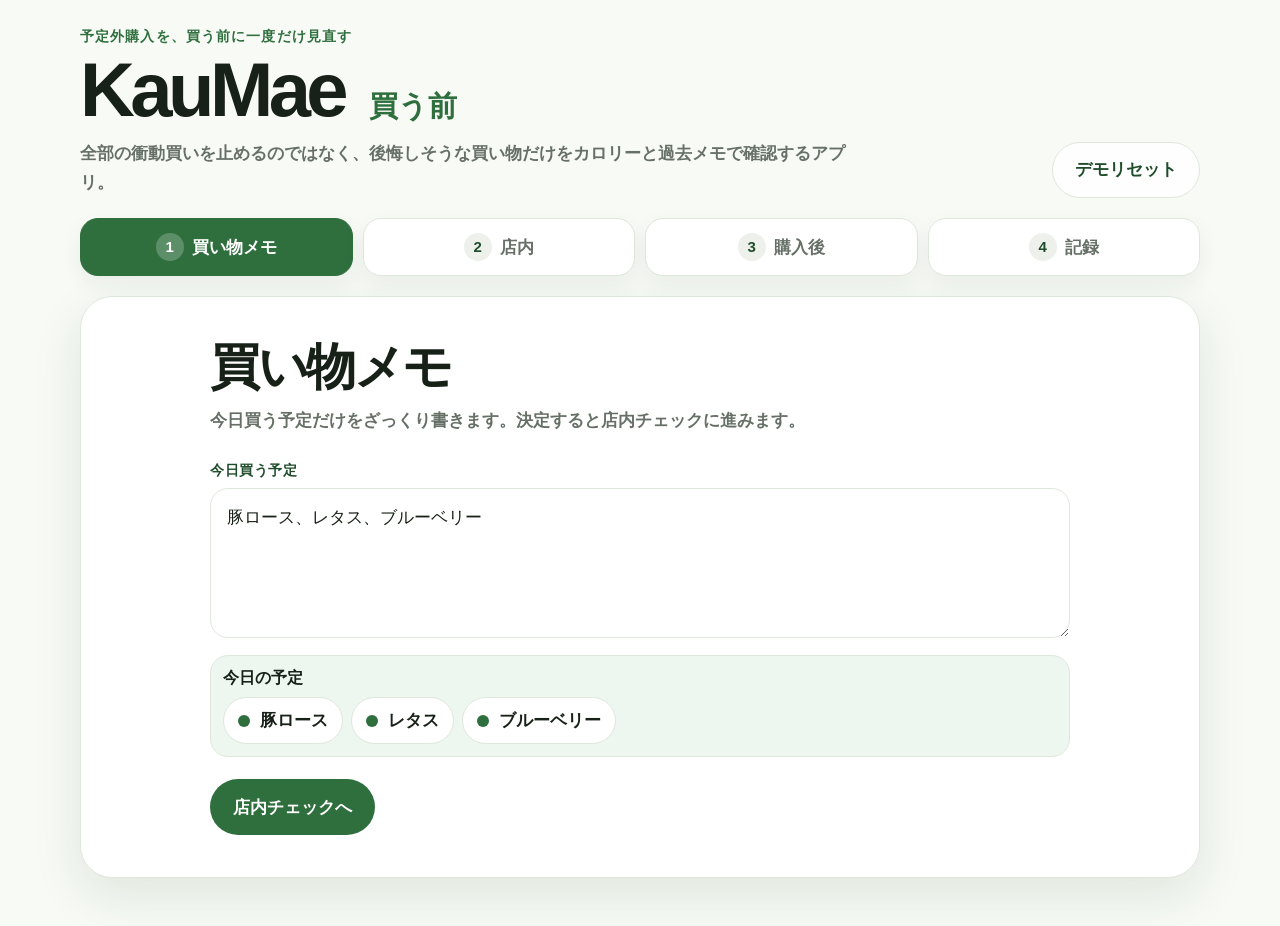
<file: index.html>
<!doctype html>
<html lang="ja">
<head>
  <meta charset="utf-8">
  <meta name="viewport" content="width=device-width, initial-scale=1">
  <title>KauMae（買う前）</title>
  <style>
    :root {
      --green: #2f6f3e;
      --green-dark: #1f4d2b;
      --green-soft: #edf7ef;
      --orange: #e9782e;
      --orange-soft: #fff2e8;
      --yellow-soft: #fff9df;
      --red-soft: #fff0ee;
      --text: #182118;
      --muted: #667066;
      --line: #dfe7dc;
      --bg: #f7faf5;
      --white: #ffffff;
      --shadow: 0 18px 50px rgba(28, 55, 33, .10);
      font-family: -apple-system, BlinkMacSystemFont, "Hiragino Sans", "Yu Gothic UI", "Yu Gothic", Meiryo, sans-serif;
    }

    * { box-sizing: border-box; }
    html, body { margin: 0; min-height: 100%; background: var(--bg); color: var(--text); }
    body { font-size: 17px; }
    button, input, textarea, select { font: inherit; }
    button { cursor: pointer; }

    .shell {
      width: min(1120px, calc(100% - 28px));
      margin: 0 auto;
      padding: 28px 0 48px;
    }

    .hero {
      display: grid;
      grid-template-columns: 1fr auto;
      gap: 18px;
      align-items: end;
      margin-bottom: 18px;
    }

    .eyebrow {
      margin: 0 0 8px;
      color: var(--green);
      font-size: 14px;
      font-weight: 900;
      letter-spacing: .08em;
    }

    h1 {
      margin: 0;
      font-size: clamp(42px, 6vw, 76px);
      line-height: .95;
      letter-spacing: -.06em;
    }

    h1 span {
      color: var(--green);
      font-size: .38em;
      letter-spacing: 0;
      margin-left: 8px;
    }

    .lead {
      margin: 14px 0 0;
      color: var(--muted);
      font-weight: 700;
      line-height: 1.7;
      max-width: 780px;
    }

    .top-actions {
      display: flex;
      gap: 10px;
      flex-wrap: wrap;
      justify-content: end;
    }

    .nav {
      display: grid;
      grid-template-columns: repeat(4, 1fr);
      gap: 10px;
      margin: 20px 0;
    }

    .nav button {
      border: 1px solid var(--line);
      background: var(--white);
      border-radius: 18px;
      padding: 14px 10px;
      color: var(--muted);
      font-weight: 900;
      box-shadow: 0 8px 22px rgba(28, 55, 33, .06);
    }

    .nav button span {
      display: inline-grid;
      place-items: center;
      width: 28px;
      height: 28px;
      margin-right: 8px;
      border-radius: 50%;
      background: #eef1eb;
      color: var(--green-dark);
      font-size: 15px;
    }

    .nav button.active {
      background: var(--green);
      color: #fff;
      border-color: var(--green);
    }

    .nav button.active span {
      background: rgba(255,255,255,.22);
      color: #fff;
    }

    .app-card {
      background: var(--white);
      border: 1px solid var(--line);
      border-radius: 32px;
      padding: clamp(22px, 4vw, 42px);
      min-height: 560px;
      box-shadow: var(--shadow);
    }

    .screen-grid {
      display: grid;
      grid-template-columns: minmax(0, 1fr) minmax(320px, 420px);
      gap: clamp(18px, 4vw, 42px);
      align-items: start;
    }

    .screen-title {
      margin: 0 0 10px;
      font-size: clamp(32px, 4vw, 50px);
      line-height: 1.15;
      letter-spacing: -.05em;
    }

    .screen-subtitle {
      margin: 0 0 26px;
      color: var(--muted);
      line-height: 1.75;
      font-weight: 700;
    }

    .field-label {
      display: block;
      margin: 18px 0 8px;
      font-size: 14px;
      color: var(--green-dark);
      font-weight: 900;
      letter-spacing: .04em;
    }

    .input, .textarea, .select {
      width: 100%;
      border: 1px solid var(--line);
      background: #fff;
      border-radius: 18px;
      padding: 15px 16px;
      outline: none;
      color: var(--text);
    }

    .textarea { min-height: 150px; resize: vertical; line-height: 1.7; }
    .input:focus, .textarea:focus, .select:focus {
      border-color: var(--green);
      box-shadow: 0 0 0 4px rgba(47,111,62,.12);
    }

    .button-row, .button-stack {
      display: flex;
      gap: 12px;
      flex-wrap: wrap;
      margin-top: 22px;
    }

    .button-stack { flex-direction: column; }

    .btn {
      border: 1px solid transparent;
      border-radius: 999px;
      padding: 15px 22px;
      min-height: 56px;
      font-weight: 900;
      display: inline-flex;
      align-items: center;
      justify-content: center;
      gap: 8px;
    }

    .btn.primary { background: var(--green); color: #fff; }
    .btn.orange { background: var(--orange); color: #fff; }
    .btn.secondary { background: var(--white); color: var(--green-dark); border-color: var(--green); }
    .btn.ghost { background: rgba(255,255,255,.8); color: var(--green-dark); border-color: var(--line); }
    .btn.full { width: 100%; }

    .side-card, .mini-card, .result-card, .praise-card {
      border: 1px solid var(--line);
      border-radius: 24px;
      background: #fff;
      padding: 22px;
      box-shadow: 0 10px 28px rgba(28, 55, 33, .06);
    }

    .side-card.green { background: var(--green-soft); border-color: #cfe6d2; }
    .side-card.orange { background: var(--orange-soft); border-color: #f4d2ba; }
    .side-card.yellow { background: var(--yellow-soft); border-color: #efe2aa; }

    .side-card h3, .mini-card h3, .result-card h3, .praise-card h3 {
      margin: 0 0 12px;
      font-size: 22px;
    }

    .side-card p, .mini-card p, .result-card p, .praise-card p {
      margin: 0;
      color: var(--muted);
      line-height: 1.75;
      font-weight: 700;
    }

    .plan-preview {
      display: grid;
      gap: 10px;
      margin-top: 14px;
    }

    .plan-chip {
      display: flex;
      align-items: center;
      gap: 10px;
      background: #fff;
      border: 1px solid var(--line);
      border-radius: 999px;
      padding: 11px 14px;
      font-weight: 900;
    }

    .dot {
      width: 12px;
      height: 12px;
      border-radius: 50%;
      background: var(--green);
      flex: 0 0 auto;
    }

    .category-grid {
      display: grid;
      grid-template-columns: repeat(3, 1fr);
      gap: 10px;
      margin-top: 8px;
    }

    .category-btn {
      border: 1px solid var(--line);
      background: #fff;
      border-radius: 18px;
      padding: 14px 10px;
      text-align: left;
      color: var(--text);
    }

    .category-btn strong { display: block; font-size: 17px; }
    .category-btn small { display: block; margin-top: 4px; color: var(--muted); font-weight: 700; }
    .category-btn.active { border-color: var(--orange); background: var(--orange-soft); box-shadow: 0 0 0 4px rgba(233,120,46,.10); }

    .calorie-card {
      background: linear-gradient(135deg, var(--orange-soft), #fff);
      border: 1px solid #f2d0b7;
      border-radius: 28px;
      padding: 26px;
      text-align: center;
    }

    .calorie-card .label {
      color: var(--muted);
      font-weight: 900;
      letter-spacing: .05em;
      font-size: 14px;
    }

    .calorie {
      margin: 8px 0 6px;
      font-size: clamp(54px, 8vw, 86px);
      font-weight: 950;
      letter-spacing: -.06em;
      color: var(--orange);
    }

    .calorie span { font-size: .32em; letter-spacing: 0; }

    .question-list {
      display: grid;
      gap: 12px;
      margin-top: 16px;
    }

    .question-item {
      display: grid;
      grid-template-columns: 32px 1fr;
      gap: 12px;
      align-items: start;
      background: #fff;
      border: 1px solid var(--line);
      border-radius: 18px;
      padding: 14px;
      font-weight: 900;
    }

    .question-item .icon {
      display: grid;
      place-items: center;
      width: 32px;
      height: 32px;
      border-radius: 50%;
      background: var(--green-soft);
      color: var(--green-dark);
      font-size: 16px;
    }

    .warning-box {
      margin-top: 16px;
      background: var(--red-soft);
      border: 1px solid #f0c7c0;
      border-radius: 20px;
      padding: 16px;
      color: #7a2b20;
      font-weight: 850;
      line-height: 1.7;
    }

    .segmented {
      display: grid;
      grid-template-columns: repeat(3, 1fr);
      gap: 10px;
      margin: 18px 0;
    }

    .segmented button {
      border: 1px solid var(--line);
      background: #fff;
      border-radius: 18px;
      padding: 16px 10px;
      font-weight: 900;
    }

    .segmented button.active { background: var(--orange); color: #fff; border-color: var(--orange); }

    .reason-grid {
      display: flex;
      flex-wrap: wrap;
      gap: 10px;
      margin: 10px 0 12px;
    }

    .reason-chip {
      border: 1px solid var(--line);
      background: #fff;
      border-radius: 999px;
      padding: 11px 14px;
      color: var(--text);
      font-weight: 850;
    }

    .reason-chip.active { background: var(--green-soft); color: var(--green-dark); border-color: var(--green); }


    .regret-list {
      display: grid;
      gap: 10px;
      margin-top: 14px;
    }

    .regret-product {
      background: #fff;
      border: 1px solid #eadbb1;
      border-radius: 18px;
      padding: 14px;
    }

    .regret-product strong {
      display: block;
      color: #714d00;
      font-size: 18px;
      margin-bottom: 5px;
    }

    .regret-product small {
      display: block;
      color: var(--muted);
      font-weight: 750;
      line-height: 1.65;
    }

    .history-list {
      display: grid;
      gap: 12px;
      margin-top: 16px;
    }

    .history-item {
      border: 1px solid var(--line);
      border-radius: 20px;
      padding: 16px;
      background: #fff;
      display: grid;
      grid-template-columns: 1fr auto;
      gap: 12px;
    }

    .history-item strong { font-size: 20px; }
    .history-meta { color: var(--muted); font-weight: 700; line-height: 1.6; margin-top: 6px; }
    .badge {
      display: inline-flex;
      align-items: center;
      justify-content: center;
      border-radius: 999px;
      padding: 7px 10px;
      font-size: 13px;
      font-weight: 900;
      white-space: nowrap;
    }
    .badge.good { background: var(--green-soft); color: var(--green-dark); }
    .badge.normal { background: #eef1eb; color: var(--muted); }
    .badge.regret { background: var(--orange-soft); color: #9a4517; }
    .badge.avoid { background: var(--yellow-soft); color: #7b5c00; }

    .empty {
      border: 1px dashed #cfd7cc;
      border-radius: 22px;
      padding: 28px;
      background: #fbfdf9;
      color: var(--muted);
      font-weight: 800;
      line-height: 1.7;
    }

    .toast {
      position: fixed;
      left: 50%;
      bottom: 22px;
      transform: translateX(-50%) translateY(20px);
      background: #172216;
      color: #fff;
      border-radius: 999px;
      padding: 12px 18px;
      font-weight: 900;
      opacity: 0;
      pointer-events: none;
      transition: .18s ease;
      z-index: 20;
    }
    .toast.show { opacity: 1; transform: translateX(-50%) translateY(0); }

    @media (max-width: 780px) {
      .shell { width: min(100% - 20px, 1120px); padding-top: 18px; }
      .hero { grid-template-columns: 1fr; }
      .top-actions { justify-content: start; }
      .nav { grid-template-columns: repeat(2, 1fr); }
      .app-card { border-radius: 24px; }
      .screen-grid { grid-template-columns: 1fr; }
      .category-grid { grid-template-columns: repeat(2, 1fr); }
      .segmented { grid-template-columns: 1fr; }
      .history-item { grid-template-columns: 1fr; }
    }


    /* スマホ向け調整 */
    @media (max-width: 780px) {
      body { font-size: 16px; overflow-x: hidden; }
      .shell {
        width: 100%;
        padding: 12px 12px 28px;
      }
      .hero {
        grid-template-columns: 1fr;
        gap: 12px;
        margin-bottom: 10px;
      }
      .eyebrow {
        font-size: 12px;
        line-height: 1.6;
        letter-spacing: .04em;
        margin-bottom: 6px;
      }
      h1 {
        font-size: 42px;
        line-height: 1;
      }
      h1 span {
        display: inline-block;
        font-size: 18px;
        margin-left: 6px;
      }
      .lead {
        font-size: 14px;
        line-height: 1.7;
        margin-top: 10px;
      }
      .top-actions {
        justify-content: stretch;
      }
      .top-actions .btn {
        width: 100%;
      }
      .nav {
        position: sticky;
        top: 0;
        z-index: 10;
        grid-template-columns: repeat(2, 1fr);
        gap: 8px;
        margin: 12px -2px 12px;
        padding: 8px 2px;
        background: rgba(247,250,245,.96);
        backdrop-filter: blur(10px);
      }
      .nav button {
        min-height: 50px;
        border-radius: 14px;
        padding: 9px 6px;
        font-size: 14px;
        box-shadow: 0 5px 16px rgba(28, 55, 33, .06);
      }
      .nav button span {
        width: 24px;
        height: 24px;
        margin-right: 5px;
        font-size: 13px;
      }
      .app-card {
        min-height: auto;
        border-radius: 20px;
        padding: 18px 14px;
      }
      .screen-grid {
        grid-template-columns: 1fr;
        gap: 18px;
      }
      .screen-title {
        font-size: 28px;
        line-height: 1.25;
        letter-spacing: -.03em;
      }
      .screen-subtitle {
        font-size: 15px;
        line-height: 1.7;
        margin-bottom: 18px;
      }
      .field-label {
        font-size: 13px;
        margin-top: 14px;
      }
      .input, .textarea, .select {
        min-height: 52px;
        border-radius: 15px;
        padding: 13px 14px;
        font-size: 16px;
      }
      .textarea {
        min-height: 120px;
      }
      .button-row, .button-stack {
        flex-direction: column;
        gap: 10px;
        margin-top: 18px;
      }
      .btn {
        width: 100%;
        min-height: 54px;
        padding: 14px 16px;
      }
      .side-card, .mini-card, .result-card, .praise-card {
        border-radius: 18px;
        padding: 16px;
      }
      .side-card h3, .mini-card h3, .result-card h3, .praise-card h3 {
        font-size: 19px;
      }
      .category-grid {
        grid-template-columns: repeat(2, minmax(0, 1fr));
        gap: 8px;
      }
      .category-btn {
        border-radius: 15px;
        padding: 12px 10px;
      }
      .category-btn strong {
        font-size: 16px;
      }
      .category-btn small {
        font-size: 12px;
        line-height: 1.45;
      }
      .calorie-card {
        border-radius: 20px;
        padding: 18px;
      }
      .calorie {
        font-size: 56px;
      }
      .question-item {
        border-radius: 15px;
        padding: 12px;
        grid-template-columns: 30px 1fr;
        font-size: 15px;
      }
      .question-item .icon {
        width: 30px;
        height: 30px;
      }
      .segmented {
        grid-template-columns: 1fr;
      }
      .segmented button {
        min-height: 50px;
      }
      .reason-grid {
        display: grid;
        grid-template-columns: 1fr;
      }
      .reason-chip {
        width: 100%;
        text-align: left;
        border-radius: 15px;
        padding: 13px 14px;
      }
      .history-item {
        grid-template-columns: 1fr;
      }
      .empty {
        padding: 18px;
        border-radius: 18px;
      }
      .toast {
        width: calc(100% - 24px);
        bottom: 14px;
        border-radius: 16px;
        text-align: center;
      }
    }

    @media (max-width: 390px) {
      .nav button { font-size: 13px; }
      .nav button span { margin-right: 3px; }
      .category-grid { grid-template-columns: 1fr; }
      h1 { font-size: 38px; }
      .screen-title { font-size: 26px; }
    }


    /* v4: スクロールを減らすためのコンパクトUI */
    .single-screen { max-width: 860px; margin: 0 auto; }
    .compact-title-row {
      display: flex;
      align-items: flex-end;
      justify-content: space-between;
      gap: 12px;
      margin-bottom: 12px;
    }
    .compact-title-row .screen-title { margin-bottom: 0; }
    .compact-note {
      margin: 0;
      color: var(--muted);
      font-size: 14px;
      font-weight: 800;
      line-height: 1.55;
    }
    .compact-preview {
      margin-top: 12px;
      padding: 12px;
      border: 1px solid var(--line);
      border-radius: 18px;
      background: var(--green-soft);
    }
    .compact-preview h3 {
      margin: 0 0 8px;
      font-size: 16px;
    }
    .compact-preview .plan-preview {
      display: flex;
      flex-wrap: wrap;
      gap: 8px;
      margin-top: 0;
    }
    .quick-summary {
      display: grid;
      grid-template-columns: repeat(2, minmax(0, 1fr));
      gap: 10px;
      margin: 12px 0;
    }
    .summary-card {
      border: 1px solid var(--line);
      border-radius: 18px;
      padding: 14px;
      background: #fff;
      box-shadow: 0 8px 20px rgba(28, 55, 33, .04);
    }
    .summary-card.orange { background: var(--orange-soft); border-color: #f2d0b7; }
    .summary-card.green { background: var(--green-soft); border-color: #cfe6d2; }
    .summary-card .small-label {
      display: block;
      color: var(--muted);
      font-size: 12px;
      font-weight: 900;
      letter-spacing: .04em;
      margin-bottom: 4px;
    }
    .summary-card strong {
      display: block;
      font-size: 26px;
      line-height: 1.1;
    }
    .summary-card strong span { font-size: 14px; margin-left: 2px; }
    .store-buttons {
      display: grid;
      grid-template-columns: 1fr 1fr;
    }
    .compact-warning { margin-top: 10px; }

    @media (max-width: 780px) {
      body { font-size: 15px; }
      .shell { padding: 8px 10px 22px; }
      .hero {
        display: flex;
        align-items: center;
        justify-content: space-between;
        gap: 10px;
        margin-bottom: 6px;
      }
      .eyebrow, .lead { display: none; }
      h1 { font-size: 31px; letter-spacing: -.05em; }
      h1 span { font-size: 14px; margin-left: 4px; }
      .top-actions .btn {
        width: auto;
        min-height: 36px;
        padding: 7px 10px;
        font-size: 12px;
      }
      .nav {
        position: sticky;
        top: 0;
        z-index: 10;
        grid-template-columns: repeat(4, 1fr);
        gap: 5px;
        margin: 6px -2px 8px;
        padding: 6px 2px;
        background: rgba(247,250,245,.97);
        backdrop-filter: blur(10px);
      }
      .nav button {
        min-height: 38px;
        border-radius: 12px;
        padding: 6px 4px;
        font-size: 12px;
        box-shadow: none;
      }
      .nav button span { display: none; }
      .app-card {
        border-radius: 18px;
        padding: 12px;
        min-height: 0;
        box-shadow: 0 10px 26px rgba(28, 55, 33, .08);
      }
      .screen-grid, .single-screen {
        display: block;
      }
      .screen-title {
        font-size: 23px;
        line-height: 1.25;
        margin: 0 0 5px;
      }
      .screen-subtitle, .compact-note {
        font-size: 13px;
        line-height: 1.45;
        margin-bottom: 10px;
      }
      .field-label {
        margin: 10px 0 5px;
        font-size: 12px;
      }
      .input, .textarea, .select {
        min-height: 43px;
        border-radius: 13px;
        padding: 10px 12px;
        font-size: 16px;
      }
      .textarea { min-height: 76px; line-height: 1.5; }
      .button-row, .button-stack {
        margin-top: 12px;
        gap: 8px;
      }
      .btn {
        min-height: 46px;
        padding: 10px 14px;
        font-size: 14px;
      }
      .category-grid {
        grid-template-columns: repeat(3, 1fr);
        gap: 6px;
        margin-top: 6px;
      }
      .category-btn {
        border-radius: 12px;
        padding: 9px 6px;
        text-align: center;
      }
      .category-btn strong { font-size: 13px; }
      .category-btn small { display: none; }
      .quick-summary {
        gap: 7px;
        margin: 10px 0;
      }
      .summary-card {
        border-radius: 14px;
        padding: 10px;
      }
      .summary-card .small-label { font-size: 11px; margin-bottom: 3px; }
      .summary-card strong { font-size: 22px; }
      .question-list {
        gap: 6px;
        margin-top: 8px;
      }
      .question-item {
        border-radius: 12px;
        padding: 8px 10px;
        grid-template-columns: 24px 1fr;
        gap: 8px;
        font-size: 13px;
      }
      .question-item .icon {
        width: 24px;
        height: 24px;
        font-size: 12px;
      }
      .side-card, .mini-card, .result-card, .praise-card, .compact-preview {
        border-radius: 14px;
        padding: 12px;
        box-shadow: none;
      }
      .side-card h3, .mini-card h3, .result-card h3, .praise-card h3, .compact-preview h3 {
        font-size: 16px;
        margin-bottom: 6px;
      }
      .side-card p, .mini-card p, .result-card p, .praise-card p {
        line-height: 1.45;
        font-size: 13px;
      }
      .regret-list {
        gap: 6px;
        margin-top: 8px;
      }
      .regret-product {
        border-radius: 12px;
        padding: 10px;
      }
      .regret-product strong { font-size: 14px; margin-bottom: 3px; }
      .regret-product small { font-size: 12px; line-height: 1.45; }
      .warning-box {
        border-radius: 13px;
        padding: 10px;
        font-size: 13px;
        line-height: 1.5;
      }
      .segmented {
        grid-template-columns: repeat(3, 1fr);
        gap: 6px;
        margin: 8px 0 10px;
      }
      .segmented button {
        min-height: 40px;
        border-radius: 12px;
        padding: 8px 4px;
        font-size: 13px;
      }
      .reason-grid {
        display: grid;
        grid-template-columns: repeat(2, 1fr);
        gap: 6px;
      }
      .reason-chip {
        width: 100%;
        text-align: left;
        border-radius: 12px;
        padding: 9px 10px;
        font-size: 12px;
      }
      .history-list { gap: 8px; margin-top: 10px; }
      .history-item {
        border-radius: 14px;
        padding: 11px;
        grid-template-columns: 1fr;
        gap: 6px;
      }
      .history-item strong { font-size: 16px; }
      .history-meta { line-height: 1.45; font-size: 12px; margin-top: 4px; }
      .badge { width: fit-content; font-size: 12px; padding: 5px 8px; }
      .empty { padding: 12px; border-radius: 14px; line-height: 1.5; }
      .store-buttons { grid-template-columns: 1fr; }
    }

    @media (max-width: 380px) {
      .category-grid { grid-template-columns: repeat(2, 1fr); }
      .nav button { font-size: 11px; }
      .reason-grid { grid-template-columns: 1fr; }
    }

  </style>
</head>
<body>
  <div class="shell">
    <header class="hero">
      <div>
        <p class="eyebrow">予定外購入を、買う前に一度だけ見直す</p>
        <h1>KauMae <span>買う前</span></h1>
        <p class="lead">全部の衝動買いを止めるのではなく、後悔しそうな買い物だけをカロリーと過去メモで確認するアプリ。</p>
      </div>
      <div class="top-actions">
        <button class="btn ghost" id="resetBtn" type="button">デモリセット</button>
      </div>
    </header>

    <nav class="nav" id="nav">
      <button type="button" data-view="plan" class="active"><span>1</span>買い物メモ</button>
      <button type="button" data-view="store"><span>2</span>店内</button>
      <button type="button" data-view="review"><span>3</span>購入後</button>
      <button type="button" data-view="history"><span>4</span>記録</button>
    </nav>

    <main class="app-card" id="app"></main>
  </div>

  <div class="toast" id="toast"></div>

  <script>
    var STORAGE_KEY = 'kaumae-single-file-v4';

    var categories = [
      { id: 'snack', label: 'お菓子', kcal: 320, hint: 'チョコ・ポテチなど' },
      { id: 'ice', label: 'アイス', kcal: 230, hint: 'カップ・バーなど' },
      { id: 'bread', label: '総菜パン', kcal: 430, hint: 'カレーパンなど' },
      { id: 'junk', label: 'ジャンクフード', kcal: 680, hint: 'バーガー・揚げ物など' },
      { id: 'drink', label: 'ジュース', kcal: 160, hint: '甘い飲み物' },
      { id: 'deli', label: '総菜', kcal: 380, hint: '揚げ物・惣菜など' }
    ];

    var reasons = [
      'カロリーが高かった',
      '脂質が高かった',
      '味が期待ほどではなかった',
      'その時の気分で買ってしまった',
      'お金がもったいなかった',
      '量が多すぎた',
      'また買いたい'
    ];

    function makeId() {
      return 'id-' + Date.now() + '-' + Math.random().toString(16).slice(2);
    }

    function defaultState() {
      return {
        view: 'plan',
        planText: '豚ロース、レタス、ブルーベリー',
        candidateName: 'クジラベーコン',
        categoryId: 'deli',
        pending: null,
        reviewStatus: 'ふつう',
        selectedReasons: [],
        history: [
          {
            id: makeId(),
            type: 'bought',
            name: 'ポッキー',
            categoryId: 'snack',
            kcal: 320,
            status: '後悔した',
            reasons: ['カロリーが高かった', 'その時の気分で買ってしまった', '量が多すぎた'],
            note: 'お菓子売り場で見てつい買ったが、あとで食べすぎた感じがした。',
            date: new Date(Date.now() - 172800000).toISOString()
          },
          {
            id: makeId(),
            type: 'bought',
            name: 'クジラベーコン',
            categoryId: 'deli',
            kcal: 380,
            status: '後悔した',
            reasons: ['脂質が高かった', '味が期待ほどではなかった', 'その時の気分で買ってしまった'],
            note: 'おもしろそうで買ったが、家ではそこまで食べたくならなかった。',
            date: new Date(Date.now() - 86400000).toISOString()
          }
        ]
      };
    }

    function loadState() {
      try {
        var saved = localStorage.getItem(STORAGE_KEY);
        if (!saved) return defaultState();
        var parsed = JSON.parse(saved);
        var base = defaultState();
        for (var key in parsed) base[key] = parsed[key];
        return base;
      } catch (e) {
        return defaultState();
      }
    }

    var state = loadState();
    var app = document.getElementById('app');
    var nav = document.getElementById('nav');
    var toast = document.getElementById('toast');

    function save() {
      localStorage.setItem(STORAGE_KEY, JSON.stringify(state));
    }

    function escapeHtml(value) {
      return String(value || '')
        .replace(/&/g, '&amp;')
        .replace(/</g, '&lt;')
        .replace(/>/g, '&gt;')
        .replace(/"/g, '&quot;')
        .replace(/'/g, '&#039;');
    }

    function categoryById(id) {
      for (var i = 0; i < categories.length; i++) {
        if (categories[i].id === id) return categories[i];
      }
      return categories[0];
    }

    function normalize(value) {
      return String(value || '').trim().toLowerCase().replace(/\s+/g, '');
    }

    function plannedWords() {
      return String(state.planText || '')
        .split(/[、,\n]/)
        .map(function (x) { return x.trim(); })
        .filter(Boolean);
    }

    function isPlanned(name) {
      var n = normalize(name);
      return plannedWords().some(function (item) {
        var p = normalize(item);
        return p && (n === p || n.indexOf(p) >= 0 || p.indexOf(n) >= 0);
      });
    }

    function regretMatch(name) {
      var n = normalize(name);
      for (var i = state.history.length - 1; i >= 0; i--) {
        var item = state.history[i];
        if (item.status === '後悔した') {
          var h = normalize(item.name);
          if (h && (n === h || n.indexOf(h) >= 0 || h.indexOf(n) >= 0)) return item;
        }
      }
      return null;
    }


    function categoryRegrets(categoryId) {
      var seen = {};
      var list = [];
      for (var i = state.history.length - 1; i >= 0; i--) {
        var item = state.history[i];
        if (item.type === 'bought' && item.status === '後悔した' && item.categoryId === categoryId) {
          var key = normalize(item.name);
          if (!seen[key]) {
            seen[key] = true;
            list.push(item);
          }
        }
      }
      return list.slice(0, 4);
    }

    function categoryRegretsHtml(categoryId) {
      var regrets = categoryRegrets(categoryId);
      if (!regrets.length) {
        return '<p>この種類で後悔した記録はまだありません。今回の買い物後に記録すると、次回ここに表示されます。</p>';
      }
      return '<div class="regret-list">' + regrets.map(function (item) {
        var reason = item.reasons && item.reasons.length ? item.reasons.slice(0, 2).join('・') : '理由メモなし';
        return '<div class="regret-product"><strong>' + escapeHtml(item.name) + ' は後悔した</strong><small>前回の理由：' + escapeHtml(reason) + '<br>推定 ' + item.kcal + 'kcal</small></div>';
      }).join('') + '</div>';
    }

    function setView(view) {
      state.view = view;
      save();
      render();
    }

    function updateNav() {
      var buttons = nav.querySelectorAll('button');
      for (var i = 0; i < buttons.length; i++) {
        buttons[i].classList.toggle('active', buttons[i].dataset.view === state.view);
      }
    }

    function planPreviewHtml() {
      var words = plannedWords();
      if (!words.length) return '<div class="empty">まだ予定がありません。ざっくりでいいので、今日買う予定を書いてください。</div>';
      return '<div class="plan-preview">' + words.map(function (word) {
        return '<div class="plan-chip"><span class="dot"></span>' + escapeHtml(word) + '</div>';
      }).join('') + '</div>';
    }

    function renderPlan() {
      app.innerHTML = '' +
        '<section class="single-screen">' +
          '<h2 class="screen-title">買い物メモ</h2>' +
          '<p class="screen-subtitle">今日買う予定だけをざっくり書きます。決定すると店内チェックに進みます。</p>' +
          '<label class="field-label" for="planText">今日買う予定</label>' +
          '<textarea class="textarea" id="planText" placeholder="例：豚ロース、レタス、ブルーベリー">' + escapeHtml(state.planText) + '</textarea>' +
          '<div class="compact-preview">' +
            '<h3>今日の予定</h3>' +
            planPreviewHtml() +
          '</div>' +
          '<div class="button-row">' +
            '<button class="btn primary" type="button" data-action="save-plan">店内チェックへ</button>' +
          '</div>' +
        '</section>';
    }

    function categoryButtonsHtml() {
      return categories.map(function (cat) {
        var active = cat.id === state.categoryId ? ' active' : '';
        return '<button class="category-btn' + active + '" type="button" data-action="select-category" data-id="' + cat.id + '">' +
          '<strong>' + cat.label + '</strong><small>' + cat.hint + '</small>' +
        '</button>';
      }).join('');
    }

    function renderStore() {
      var cat = categoryById(state.categoryId);
      var name = state.candidateName || '';
      var planned = isPlanned(name);
      var regret = regretMatch(name);
      var categoryRegretHtml = categoryRegretsHtml(cat.id);
      app.innerHTML = '' +
        '<section class="single-screen">' +
          '<h2 class="screen-title">店内チェック</h2>' +
          '<p class="screen-subtitle">気になる商品と種類を選び、買う前にカロリーと過去の後悔メモを見ます。</p>' +
          '<label class="field-label" for="candidateName">気になる商品</label>' +
          '<input class="input" id="candidateName" value="' + escapeHtml(name) + '" placeholder="例：ポッキー">' +
          '<label class="field-label">カテゴリー</label>' +
          '<div class="category-grid">' + categoryButtonsHtml() + '</div>' +
          '<div class="quick-summary">' +
            '<div class="summary-card orange"><span class="small-label">推定カロリー</span><strong>' + cat.kcal + '<span>kcal</span></strong></div>' +
            '<div class="summary-card ' + (planned ? 'green' : '') + '"><span class="small-label">予定</span><strong>' + (planned ? '予定内' : '予定外') + '</strong></div>' +
          '</div>' +
          '<div class="question-list">' +
            '<div class="question-item"><span class="icon">?</span><span>今の気分でほしいだけ？</span></div>' +
            '<div class="question-item"><span class="icon">↺</span><span>後悔はない？</span></div>' +
            '<div class="question-item"><span class="icon">熱</span><span>カロリーをまずはチェック</span></div>' +
          '</div>' +
          '<div class="side-card yellow" style="margin-top:12px"><h3>前回後悔した商品</h3><p>' + escapeHtml(cat.label) + 'で後悔した記録を表示します。</p>' + categoryRegretHtml + '</div>' +
          (regret ? '<div class="warning-box compact-warning">似た商品で後悔あり：' + escapeHtml(regret.reasons.slice(0,2).join('・')) + '</div>' : '') +
          '<div class="button-row store-buttons">' +
            '<button class="btn orange" type="button" data-action="buy">買ったので振り返る</button>' +
            '<button class="btn secondary" type="button" data-action="avoid">今回はやめる</button>' +
          '</div>' +
        '</section>';
    }

    function statusButtonsHtml() {
      return ['買ってよかった', 'ふつう', '後悔した'].map(function (label) {
        var active = state.reviewStatus === label ? ' active' : '';
        return '<button class="' + active + '" type="button" data-action="status" data-status="' + label + '">' + label + '</button>';
      }).join('');
    }

    function reasonButtonsHtml() {
      return reasons.map(function (reason) {
        var active = state.selectedReasons.indexOf(reason) >= 0 ? ' active' : '';
        var prefix = active ? '✓ ' : '';
        return '<button class="reason-chip' + active + '" type="button" data-action="reason" data-reason="' + reason + '">' + prefix + reason + '</button>';
      }).join('');
    }

    function renderReview() {
      if (!state.pending) {
        app.innerHTML = '<div class="empty"><strong>振り返る商品がありません。</strong><br>店内画面で「買ったので振り返る」を押すと、ここに移動します。</div><div class="button-row"><button class="btn primary" type="button" data-action="go-store">店内画面へ</button></div>';
        return;
      }
      app.innerHTML = '' +
        '<section class="single-screen">' +
          '<h2 class="screen-title">買ってどうだった？</h2>' +
          '<p class="screen-subtitle">次回の買い物前に思い出せるように、短く記録します。</p>' +
          '<div class="result-card">' +
            '<h3>' + escapeHtml(state.pending.name) + '</h3>' +
            '<p>' + escapeHtml(categoryById(state.pending.categoryId).label) + '・推定 ' + state.pending.kcal + 'kcal</p>' +
          '</div>' +
          '<label class="field-label">評価</label>' +
          '<div class="segmented">' + statusButtonsHtml() + '</div>' +
          '<label class="field-label">理由</label>' +
          '<div class="reason-grid">' + reasonButtonsHtml() + '</div>' +
          '<label class="field-label" for="note">メモ</label>' +
          '<textarea class="textarea" id="note" placeholder="例：その場では欲しかったが、家ではあまり食べたくならなかった。"></textarea>' +
          '<div class="button-row"><button class="btn primary" type="button" data-action="save-review">保存する</button></div>' +
        '</section>';
    }

    function renderPraise(item) {
      app.innerHTML = '' +
        '<section class="single-screen">' +
          '<h2 class="screen-title">今回は立ち止まれました</h2>' +
          '<p class="screen-subtitle">買わなかったことを、後悔しそうな買い物を選び直せた記録として残しました。</p>' +
          '<div class="praise-card">' +
            '<h3>' + escapeHtml(item.name) + 'を今回はやめました</h3>' +
            '<p>' + escapeHtml(categoryById(item.categoryId).label) + '・推定 ' + item.kcal + 'kcal を買う前に確認できました。</p>' +
          '</div>' +
          '<div class="button-row store-buttons">' +
            '<button class="btn primary" type="button" data-action="go-store">別の商品を確認する</button>' +
            '<button class="btn secondary" type="button" data-action="go-history">記録を見る</button>' +
          '</div>' +
        '</section>';
    }

    function renderHistory() {
      var items = state.history.slice().reverse();
      var html = '<h2 class="screen-title">買い物の記録</h2><p class="screen-subtitle">買った後の感想と、買う前にやめられた記録を残します。</p>';
      if (!items.length) {
        html += '<div class="empty">まだ記録がありません。</div>';
      } else {
        html += '<div class="history-list">' + items.map(function (item) {
          var cls = item.type === 'avoided' ? 'avoid' : item.status === '後悔した' ? 'regret' : item.status === '買ってよかった' ? 'good' : 'normal';
          var label = item.type === 'avoided' ? 'やめられた' : item.status;
          var meta = categoryById(item.categoryId).label + '・推定 ' + item.kcal + 'kcal';
          var reasonText = item.reasons && item.reasons.length ? '<br>理由：' + escapeHtml(item.reasons.join('・')) : '';
          var noteText = item.note ? '<br>メモ：' + escapeHtml(item.note) : '';
          return '<article class="history-item"><div><strong>' + escapeHtml(item.name) + '</strong><div class="history-meta">' + meta + reasonText + noteText + '</div></div><span class="badge ' + cls + '">' + escapeHtml(label) + '</span></article>';
        }).join('') + '</div>';
      }
      app.innerHTML = html;
    }

    function render() {
      updateNav();
      if (state.view === 'plan') renderPlan();
      if (state.view === 'store') renderStore();
      if (state.view === 'review') renderReview();
      if (state.view === 'history') renderHistory();
    }

    function showToast(message) {
      toast.textContent = message;
      toast.classList.add('show');
      clearTimeout(toast.timer);
      toast.timer = setTimeout(function () { toast.classList.remove('show'); }, 1700);
    }

    function updateCandidateFromInputs() {
      var input = document.getElementById('candidateName');
      if (input) state.candidateName = input.value.trim() || '名前未入力の商品';
      var cat = categoryById(state.categoryId);
      return {
        id: makeId(),
        name: state.candidateName,
        categoryId: cat.id,
        kcal: cat.kcal,
        date: new Date().toISOString()
      };
    }

    document.addEventListener('click', function (event) {
      var target = event.target.closest('[data-action]');
      if (!target) return;
      var action = target.dataset.action;

      if (action === 'save-plan') {
        var planText = document.getElementById('planText');
        state.planText = planText ? planText.value.trim() : state.planText;
        setView('store');
        showToast('買い物予定を決定しました');
      }

      if (action === 'select-category') {
        var input = document.getElementById('candidateName');
        if (input) state.candidateName = input.value.trim();
        state.categoryId = target.dataset.id;
        save();
        render();
      }

      if (action === 'buy') {
        state.pending = updateCandidateFromInputs();
        state.reviewStatus = 'ふつう';
        state.selectedReasons = [];
        setView('review');
        showToast('購入後の振り返りへ移動しました');
      }

      if (action === 'avoid') {
        var avoided = updateCandidateFromInputs();
        avoided.type = 'avoided';
        avoided.status = 'やめられた';
        avoided.reasons = ['買う前にカロリーを確認できた'];
        avoided.note = '';
        state.history.push(avoided);
        save();
        renderPraise(avoided);
        showToast('今回は立ち止まれました');
      }

      if (action === 'status') {
        state.reviewStatus = target.dataset.status;
        save();
        renderReview();
      }

      if (action === 'reason') {
        var reason = target.dataset.reason;
        var index = state.selectedReasons.indexOf(reason);
        if (index >= 0) state.selectedReasons.splice(index, 1);
        else state.selectedReasons.push(reason);
        save();
        renderReview();
      }

      if (action === 'save-review') {
        if (!state.pending) return;
        var note = document.getElementById('note');
        var record = {
          id: makeId(),
          type: 'bought',
          name: state.pending.name,
          categoryId: state.pending.categoryId,
          kcal: state.pending.kcal,
          status: state.reviewStatus,
          reasons: state.selectedReasons.slice(),
          note: note ? note.value.trim() : '',
          date: new Date().toISOString()
        };
        state.history.push(record);
        state.pending = null;
        state.selectedReasons = [];
        state.reviewStatus = 'ふつう';
        setView('history');
        showToast('振り返りを保存しました');
      }

      if (action === 'go-store') setView('store');
      if (action === 'go-history') setView('history');
    });

    document.addEventListener('input', function (event) {
      if (event.target.id === 'candidateName') {
        state.candidateName = event.target.value;
        save();
      }
      if (event.target.id === 'planText') {
        state.planText = event.target.value;
        save();
      }
    });

    nav.addEventListener('click', function (event) {
      var button = event.target.closest('button[data-view]');
      if (!button) return;
      setView(button.dataset.view);
    });

    document.getElementById('resetBtn').addEventListener('click', function () {
      localStorage.removeItem(STORAGE_KEY);
      state = defaultState();
      render();
      showToast('デモ状態に戻しました');
    });

    render();
  </script>
</body>
</html>
</file>
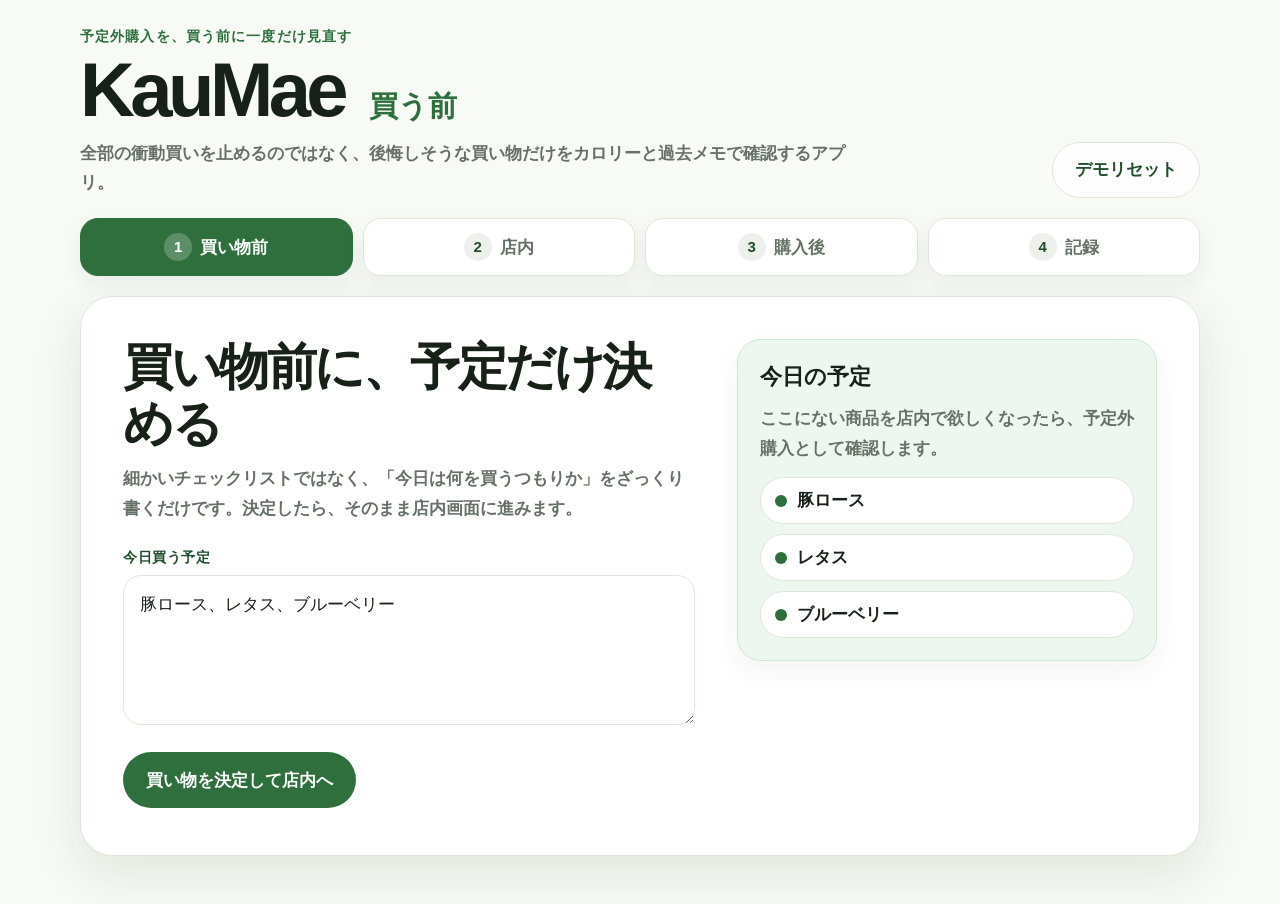
<file: index (2).html>
<!doctype html>
<html lang="ja">
<head>
  <meta charset="utf-8">
  <meta name="viewport" content="width=device-width, initial-scale=1">
  <title>KauMae（買う前）</title>
  <style>
    :root {
      --green: #2f6f3e;
      --green-dark: #1f4d2b;
      --green-soft: #edf7ef;
      --orange: #e9782e;
      --orange-soft: #fff2e8;
      --yellow-soft: #fff9df;
      --red-soft: #fff0ee;
      --text: #182118;
      --muted: #667066;
      --line: #dfe7dc;
      --bg: #f7faf5;
      --white: #ffffff;
      --shadow: 0 18px 50px rgba(28, 55, 33, .10);
      font-family: -apple-system, BlinkMacSystemFont, "Hiragino Sans", "Yu Gothic UI", "Yu Gothic", Meiryo, sans-serif;
    }

    * { box-sizing: border-box; }
    html, body { margin: 0; min-height: 100%; background: var(--bg); color: var(--text); }
    body { font-size: 17px; }
    button, input, textarea, select { font: inherit; }
    button { cursor: pointer; }

    .shell {
      width: min(1120px, calc(100% - 28px));
      margin: 0 auto;
      padding: 28px 0 48px;
    }

    .hero {
      display: grid;
      grid-template-columns: 1fr auto;
      gap: 18px;
      align-items: end;
      margin-bottom: 18px;
    }

    .eyebrow {
      margin: 0 0 8px;
      color: var(--green);
      font-size: 14px;
      font-weight: 900;
      letter-spacing: .08em;
    }

    h1 {
      margin: 0;
      font-size: clamp(42px, 6vw, 76px);
      line-height: .95;
      letter-spacing: -.06em;
    }

    h1 span {
      color: var(--green);
      font-size: .38em;
      letter-spacing: 0;
      margin-left: 8px;
    }

    .lead {
      margin: 14px 0 0;
      color: var(--muted);
      font-weight: 700;
      line-height: 1.7;
      max-width: 780px;
    }

    .top-actions {
      display: flex;
      gap: 10px;
      flex-wrap: wrap;
      justify-content: end;
    }

    .nav {
      display: grid;
      grid-template-columns: repeat(4, 1fr);
      gap: 10px;
      margin: 20px 0;
    }

    .nav button {
      border: 1px solid var(--line);
      background: var(--white);
      border-radius: 18px;
      padding: 14px 10px;
      color: var(--muted);
      font-weight: 900;
      box-shadow: 0 8px 22px rgba(28, 55, 33, .06);
    }

    .nav button span {
      display: inline-grid;
      place-items: center;
      width: 28px;
      height: 28px;
      margin-right: 8px;
      border-radius: 50%;
      background: #eef1eb;
      color: var(--green-dark);
      font-size: 15px;
    }

    .nav button.active {
      background: var(--green);
      color: #fff;
      border-color: var(--green);
    }

    .nav button.active span {
      background: rgba(255,255,255,.22);
      color: #fff;
    }

    .app-card {
      background: var(--white);
      border: 1px solid var(--line);
      border-radius: 32px;
      padding: clamp(22px, 4vw, 42px);
      min-height: 560px;
      box-shadow: var(--shadow);
    }

    .screen-grid {
      display: grid;
      grid-template-columns: minmax(0, 1fr) minmax(320px, 420px);
      gap: clamp(18px, 4vw, 42px);
      align-items: start;
    }

    .screen-title {
      margin: 0 0 10px;
      font-size: clamp(32px, 4vw, 50px);
      line-height: 1.15;
      letter-spacing: -.05em;
    }

    .screen-subtitle {
      margin: 0 0 26px;
      color: var(--muted);
      line-height: 1.75;
      font-weight: 700;
    }

    .field-label {
      display: block;
      margin: 18px 0 8px;
      font-size: 14px;
      color: var(--green-dark);
      font-weight: 900;
      letter-spacing: .04em;
    }

    .input, .textarea, .select {
      width: 100%;
      border: 1px solid var(--line);
      background: #fff;
      border-radius: 18px;
      padding: 15px 16px;
      outline: none;
      color: var(--text);
    }

    .textarea { min-height: 150px; resize: vertical; line-height: 1.7; }
    .input:focus, .textarea:focus, .select:focus {
      border-color: var(--green);
      box-shadow: 0 0 0 4px rgba(47,111,62,.12);
    }

    .button-row, .button-stack {
      display: flex;
      gap: 12px;
      flex-wrap: wrap;
      margin-top: 22px;
    }

    .button-stack { flex-direction: column; }

    .btn {
      border: 1px solid transparent;
      border-radius: 999px;
      padding: 15px 22px;
      min-height: 56px;
      font-weight: 900;
      display: inline-flex;
      align-items: center;
      justify-content: center;
      gap: 8px;
    }

    .btn.primary { background: var(--green); color: #fff; }
    .btn.orange { background: var(--orange); color: #fff; }
    .btn.secondary { background: var(--white); color: var(--green-dark); border-color: var(--green); }
    .btn.ghost { background: rgba(255,255,255,.8); color: var(--green-dark); border-color: var(--line); }
    .btn.full { width: 100%; }

    .side-card, .mini-card, .result-card, .praise-card {
      border: 1px solid var(--line);
      border-radius: 24px;
      background: #fff;
      padding: 22px;
      box-shadow: 0 10px 28px rgba(28, 55, 33, .06);
    }

    .side-card.green { background: var(--green-soft); border-color: #cfe6d2; }
    .side-card.orange { background: var(--orange-soft); border-color: #f4d2ba; }
    .side-card.yellow { background: var(--yellow-soft); border-color: #efe2aa; }

    .side-card h3, .mini-card h3, .result-card h3, .praise-card h3 {
      margin: 0 0 12px;
      font-size: 22px;
    }

    .side-card p, .mini-card p, .result-card p, .praise-card p {
      margin: 0;
      color: var(--muted);
      line-height: 1.75;
      font-weight: 700;
    }

    .plan-preview {
      display: grid;
      gap: 10px;
      margin-top: 14px;
    }

    .plan-chip {
      display: flex;
      align-items: center;
      gap: 10px;
      background: #fff;
      border: 1px solid var(--line);
      border-radius: 999px;
      padding: 11px 14px;
      font-weight: 900;
    }

    .dot {
      width: 12px;
      height: 12px;
      border-radius: 50%;
      background: var(--green);
      flex: 0 0 auto;
    }

    .category-grid {
      display: grid;
      grid-template-columns: repeat(3, 1fr);
      gap: 10px;
      margin-top: 8px;
    }

    .category-btn {
      border: 1px solid var(--line);
      background: #fff;
      border-radius: 18px;
      padding: 14px 10px;
      text-align: left;
      color: var(--text);
    }

    .category-btn strong { display: block; font-size: 17px; }
    .category-btn small { display: block; margin-top: 4px; color: var(--muted); font-weight: 700; }
    .category-btn.active { border-color: var(--orange); background: var(--orange-soft); box-shadow: 0 0 0 4px rgba(233,120,46,.10); }

    .calorie-card {
      background: linear-gradient(135deg, var(--orange-soft), #fff);
      border: 1px solid #f2d0b7;
      border-radius: 28px;
      padding: 26px;
      text-align: center;
    }

    .calorie-card .label {
      color: var(--muted);
      font-weight: 900;
      letter-spacing: .05em;
      font-size: 14px;
    }

    .calorie {
      margin: 8px 0 6px;
      font-size: clamp(54px, 8vw, 86px);
      font-weight: 950;
      letter-spacing: -.06em;
      color: var(--orange);
    }

    .calorie span { font-size: .32em; letter-spacing: 0; }

    .question-list {
      display: grid;
      gap: 12px;
      margin-top: 16px;
    }

    .question-item {
      display: grid;
      grid-template-columns: 32px 1fr;
      gap: 12px;
      align-items: start;
      background: #fff;
      border: 1px solid var(--line);
      border-radius: 18px;
      padding: 14px;
      font-weight: 900;
    }

    .question-item .icon {
      display: grid;
      place-items: center;
      width: 32px;
      height: 32px;
      border-radius: 50%;
      background: var(--green-soft);
      color: var(--green-dark);
      font-size: 16px;
    }

    .warning-box {
      margin-top: 16px;
      background: var(--red-soft);
      border: 1px solid #f0c7c0;
      border-radius: 20px;
      padding: 16px;
      color: #7a2b20;
      font-weight: 850;
      line-height: 1.7;
    }

    .segmented {
      display: grid;
      grid-template-columns: repeat(3, 1fr);
      gap: 10px;
      margin: 18px 0;
    }

    .segmented button {
      border: 1px solid var(--line);
      background: #fff;
      border-radius: 18px;
      padding: 16px 10px;
      font-weight: 900;
    }

    .segmented button.active { background: var(--orange); color: #fff; border-color: var(--orange); }

    .reason-grid {
      display: flex;
      flex-wrap: wrap;
      gap: 10px;
      margin: 10px 0 12px;
    }

    .reason-chip {
      border: 1px solid var(--line);
      background: #fff;
      border-radius: 999px;
      padding: 11px 14px;
      color: var(--text);
      font-weight: 850;
    }

    .reason-chip.active { background: var(--green-soft); color: var(--green-dark); border-color: var(--green); }


    .regret-list {
      display: grid;
      gap: 10px;
      margin-top: 14px;
    }

    .regret-product {
      background: #fff;
      border: 1px solid #eadbb1;
      border-radius: 18px;
      padding: 14px;
    }

    .regret-product strong {
      display: block;
      color: #714d00;
      font-size: 18px;
      margin-bottom: 5px;
    }

    .regret-product small {
      display: block;
      color: var(--muted);
      font-weight: 750;
      line-height: 1.65;
    }

    .history-list {
      display: grid;
      gap: 12px;
      margin-top: 16px;
    }

    .history-item {
      border: 1px solid var(--line);
      border-radius: 20px;
      padding: 16px;
      background: #fff;
      display: grid;
      grid-template-columns: 1fr auto;
      gap: 12px;
    }

    .history-item strong { font-size: 20px; }
    .history-meta { color: var(--muted); font-weight: 700; line-height: 1.6; margin-top: 6px; }
    .badge {
      display: inline-flex;
      align-items: center;
      justify-content: center;
      border-radius: 999px;
      padding: 7px 10px;
      font-size: 13px;
      font-weight: 900;
      white-space: nowrap;
    }
    .badge.good { background: var(--green-soft); color: var(--green-dark); }
    .badge.normal { background: #eef1eb; color: var(--muted); }
    .badge.regret { background: var(--orange-soft); color: #9a4517; }
    .badge.avoid { background: var(--yellow-soft); color: #7b5c00; }

    .empty {
      border: 1px dashed #cfd7cc;
      border-radius: 22px;
      padding: 28px;
      background: #fbfdf9;
      color: var(--muted);
      font-weight: 800;
      line-height: 1.7;
    }

    .toast {
      position: fixed;
      left: 50%;
      bottom: 22px;
      transform: translateX(-50%) translateY(20px);
      background: #172216;
      color: #fff;
      border-radius: 999px;
      padding: 12px 18px;
      font-weight: 900;
      opacity: 0;
      pointer-events: none;
      transition: .18s ease;
      z-index: 20;
    }
    .toast.show { opacity: 1; transform: translateX(-50%) translateY(0); }

    @media (max-width: 780px) {
      .shell { width: min(100% - 20px, 1120px); padding-top: 18px; }
      .hero { grid-template-columns: 1fr; }
      .top-actions { justify-content: start; }
      .nav { grid-template-columns: repeat(2, 1fr); }
      .app-card { border-radius: 24px; }
      .screen-grid { grid-template-columns: 1fr; }
      .category-grid { grid-template-columns: repeat(2, 1fr); }
      .segmented { grid-template-columns: 1fr; }
      .history-item { grid-template-columns: 1fr; }
    }
  </style>
</head>
<body>
  <div class="shell">
    <header class="hero">
      <div>
        <p class="eyebrow">予定外購入を、買う前に一度だけ見直す</p>
        <h1>KauMae <span>買う前</span></h1>
        <p class="lead">全部の衝動買いを止めるのではなく、後悔しそうな買い物だけをカロリーと過去メモで確認するアプリ。</p>
      </div>
      <div class="top-actions">
        <button class="btn ghost" id="resetBtn" type="button">デモリセット</button>
      </div>
    </header>

    <nav class="nav" id="nav">
      <button type="button" data-view="plan" class="active"><span>1</span>買い物前</button>
      <button type="button" data-view="store"><span>2</span>店内</button>
      <button type="button" data-view="review"><span>3</span>購入後</button>
      <button type="button" data-view="history"><span>4</span>記録</button>
    </nav>

    <main class="app-card" id="app"></main>
  </div>

  <div class="toast" id="toast"></div>

  <script>
    var STORAGE_KEY = 'kaumae-single-file-v2';

    var categories = [
      { id: 'snack', label: 'お菓子', kcal: 320, hint: 'チョコ・ポテチなど' },
      { id: 'ice', label: 'アイス', kcal: 230, hint: 'カップ・バーなど' },
      { id: 'bread', label: '総菜パン', kcal: 430, hint: 'カレーパンなど' },
      { id: 'junk', label: 'ジャンクフード', kcal: 680, hint: 'バーガー・揚げ物など' },
      { id: 'drink', label: 'ジュース', kcal: 160, hint: '甘い飲み物' },
      { id: 'deli', label: '総菜', kcal: 380, hint: '揚げ物・惣菜など' }
    ];

    var reasons = [
      'カロリーが高かった',
      '脂質が高かった',
      '味が期待ほどではなかった',
      'その時の気分で買ってしまった',
      'お金がもったいなかった',
      '量が多すぎた',
      'また買いたい'
    ];

    function makeId() {
      return 'id-' + Date.now() + '-' + Math.random().toString(16).slice(2);
    }

    function defaultState() {
      return {
        view: 'plan',
        planText: '豚ロース、レタス、ブルーベリー',
        candidateName: 'クジラベーコン',
        categoryId: 'deli',
        pending: null,
        reviewStatus: 'ふつう',
        selectedReasons: [],
        history: [
          {
            id: makeId(),
            type: 'bought',
            name: 'ポッキー',
            categoryId: 'snack',
            kcal: 320,
            status: '後悔した',
            reasons: ['カロリーが高かった', 'その時の気分で買ってしまった', '量が多すぎた'],
            note: 'お菓子売り場で見てつい買ったが、あとで食べすぎた感じがした。',
            date: new Date(Date.now() - 172800000).toISOString()
          },
          {
            id: makeId(),
            type: 'bought',
            name: 'クジラベーコン',
            categoryId: 'deli',
            kcal: 380,
            status: '後悔した',
            reasons: ['脂質が高かった', '味が期待ほどではなかった', 'その時の気分で買ってしまった'],
            note: 'おもしろそうで買ったが、家ではそこまで食べたくならなかった。',
            date: new Date(Date.now() - 86400000).toISOString()
          }
        ]
      };
    }

    function loadState() {
      try {
        var saved = localStorage.getItem(STORAGE_KEY);
        if (!saved) return defaultState();
        var parsed = JSON.parse(saved);
        var base = defaultState();
        for (var key in parsed) base[key] = parsed[key];
        return base;
      } catch (e) {
        return defaultState();
      }
    }

    var state = loadState();
    var app = document.getElementById('app');
    var nav = document.getElementById('nav');
    var toast = document.getElementById('toast');

    function save() {
      localStorage.setItem(STORAGE_KEY, JSON.stringify(state));
    }

    function escapeHtml(value) {
      return String(value || '')
        .replace(/&/g, '&amp;')
        .replace(/</g, '&lt;')
        .replace(/>/g, '&gt;')
        .replace(/"/g, '&quot;')
        .replace(/'/g, '&#039;');
    }

    function categoryById(id) {
      for (var i = 0; i < categories.length; i++) {
        if (categories[i].id === id) return categories[i];
      }
      return categories[0];
    }

    function normalize(value) {
      return String(value || '').trim().toLowerCase().replace(/\s+/g, '');
    }

    function plannedWords() {
      return String(state.planText || '')
        .split(/[、,\n]/)
        .map(function (x) { return x.trim(); })
        .filter(Boolean);
    }

    function isPlanned(name) {
      var n = normalize(name);
      return plannedWords().some(function (item) {
        var p = normalize(item);
        return p && (n === p || n.indexOf(p) >= 0 || p.indexOf(n) >= 0);
      });
    }

    function regretMatch(name) {
      var n = normalize(name);
      for (var i = state.history.length - 1; i >= 0; i--) {
        var item = state.history[i];
        if (item.status === '後悔した') {
          var h = normalize(item.name);
          if (h && (n === h || n.indexOf(h) >= 0 || h.indexOf(n) >= 0)) return item;
        }
      }
      return null;
    }


    function categoryRegrets(categoryId) {
      var seen = {};
      var list = [];
      for (var i = state.history.length - 1; i >= 0; i--) {
        var item = state.history[i];
        if (item.type === 'bought' && item.status === '後悔した' && item.categoryId === categoryId) {
          var key = normalize(item.name);
          if (!seen[key]) {
            seen[key] = true;
            list.push(item);
          }
        }
      }
      return list.slice(0, 4);
    }

    function categoryRegretsHtml(categoryId) {
      var regrets = categoryRegrets(categoryId);
      if (!regrets.length) {
        return '<p>この種類で後悔した記録はまだありません。今回の買い物後に記録すると、次回ここに表示されます。</p>';
      }
      return '<div class="regret-list">' + regrets.map(function (item) {
        var reason = item.reasons && item.reasons.length ? item.reasons.slice(0, 2).join('・') : '理由メモなし';
        return '<div class="regret-product"><strong>' + escapeHtml(item.name) + ' は後悔した</strong><small>前回の理由：' + escapeHtml(reason) + '<br>推定 ' + item.kcal + 'kcal</small></div>';
      }).join('') + '</div>';
    }

    function setView(view) {
      state.view = view;
      save();
      render();
    }

    function updateNav() {
      var buttons = nav.querySelectorAll('button');
      for (var i = 0; i < buttons.length; i++) {
        buttons[i].classList.toggle('active', buttons[i].dataset.view === state.view);
      }
    }

    function planPreviewHtml() {
      var words = plannedWords();
      if (!words.length) return '<div class="empty">まだ予定がありません。ざっくりでいいので、今日買う予定を書いてください。</div>';
      return '<div class="plan-preview">' + words.map(function (word) {
        return '<div class="plan-chip"><span class="dot"></span>' + escapeHtml(word) + '</div>';
      }).join('') + '</div>';
    }

    function renderPlan() {
      app.innerHTML = '' +
        '<section class="screen-grid">' +
          '<div>' +
            '<h2 class="screen-title">買い物前に、予定だけ決める</h2>' +
            '<p class="screen-subtitle">細かいチェックリストではなく、「今日は何を買うつもりか」をざっくり書くだけです。決定したら、そのまま店内画面に進みます。</p>' +
            '<label class="field-label" for="planText">今日買う予定</label>' +
            '<textarea class="textarea" id="planText" placeholder="例：豚ロース、レタス、ブルーベリー">' + escapeHtml(state.planText) + '</textarea>' +
            '<div class="button-row">' +
              '<button class="btn primary" type="button" data-action="save-plan">買い物を決定して店内へ</button>' +
            '</div>' +
          '</div>' +
          '<aside class="side-card green">' +
            '<h3>今日の予定</h3>' +
            '<p>ここにない商品を店内で欲しくなったら、予定外購入として確認します。</p>' +
            planPreviewHtml() +
          '</aside>' +
        '</section>';
    }

    function categoryButtonsHtml() {
      return categories.map(function (cat) {
        var active = cat.id === state.categoryId ? ' active' : '';
        return '<button class="category-btn' + active + '" type="button" data-action="select-category" data-id="' + cat.id + '">' +
          '<strong>' + cat.label + '</strong><small>' + cat.hint + '</small>' +
        '</button>';
      }).join('');
    }

    function renderStore() {
      var cat = categoryById(state.categoryId);
      var name = state.candidateName || '';
      var planned = isPlanned(name);
      var regret = regretMatch(name);
      var categoryRegretHtml = categoryRegretsHtml(cat.id);
      app.innerHTML = '' +
        '<section class="screen-grid">' +
          '<div>' +
            '<h2 class="screen-title">店内で気になった商品を確認</h2>' +
            '<p class="screen-subtitle">商品名とカテゴリーを入れると、推定カロリーを表示します。買う前に少しだけ立ち止まる画面です。</p>' +
            '<label class="field-label" for="candidateName">気になる商品</label>' +
            '<input class="input" id="candidateName" value="' + escapeHtml(name) + '" placeholder="例：クジラベーコン">' +
            '<label class="field-label">カテゴリー</label>' +
            '<div class="category-grid">' + categoryButtonsHtml() + '</div>' +
            '<div class="button-row">' +
              '<button class="btn orange" type="button" data-action="buy">買ったので振り返る</button>' +
              '<button class="btn secondary" type="button" data-action="avoid">今回はやめる</button>' +
            '</div>' +
          '</div>' +
          '<aside>' +
            '<div class="calorie-card">' +
              '<div class="label">推定カロリー</div>' +
              '<div class="calorie">' + cat.kcal + '<span>kcal</span></div>' +
              '<p>' + escapeHtml(cat.label) + 'の一般的な目安です。</p>' +
            '</div>' +
            '<div class="question-list">' +
              '<div class="question-item"><span class="icon">?</span><span>今の気分でほしいだけ？</span></div>' +
              '<div class="question-item"><span class="icon">↺</span><span>後悔はない？</span></div>' +
              '<div class="question-item"><span class="icon">k</span><span>カロリーをまずはチェック</span></div>' +
            '</div>' +
            '<div class="side-card yellow" style="margin-top:16px"><h3>前回後悔した商品</h3><p>' + escapeHtml(cat.label) + 'で過去に後悔した商品を表示します。</p>' + categoryRegretHtml + '</div>' +
            (planned ? '<div class="side-card green" style="margin-top:16px"><h3>予定に入っています</h3><p>買う予定にある商品なので、強い確認は出しません。</p></div>' : '') +
            (regret ? '<div class="warning-box">前にも似た買い物で後悔しています。前回の理由：' + escapeHtml(regret.reasons.slice(0,2).join('・')) + '</div>' : '') +
          '</aside>' +
        '</section>';
    }

    function statusButtonsHtml() {
      return ['買ってよかった', 'ふつう', '後悔した'].map(function (label) {
        var active = state.reviewStatus === label ? ' active' : '';
        return '<button class="' + active + '" type="button" data-action="status" data-status="' + label + '">' + label + '</button>';
      }).join('');
    }

    function reasonButtonsHtml() {
      return reasons.map(function (reason) {
        var active = state.selectedReasons.indexOf(reason) >= 0 ? ' active' : '';
        var prefix = active ? '✓ ' : '';
        return '<button class="reason-chip' + active + '" type="button" data-action="reason" data-reason="' + reason + '">' + prefix + reason + '</button>';
      }).join('');
    }

    function renderReview() {
      if (!state.pending) {
        app.innerHTML = '<div class="empty"><strong>振り返る商品がありません。</strong><br>店内画面で「買ったので振り返る」を押すと、ここに移動します。</div><div class="button-row"><button class="btn primary" type="button" data-action="go-store">店内画面へ</button></div>';
        return;
      }
      app.innerHTML = '' +
        '<section class="screen-grid">' +
          '<div>' +
            '<h2 class="screen-title">買ってどうだった？</h2>' +
            '<p class="screen-subtitle">予定外購入を責めるのではなく、次回の買い物前に思い出せるように記録します。</p>' +
            '<div class="result-card">' +
              '<h3>' + escapeHtml(state.pending.name) + '</h3>' +
              '<p>' + escapeHtml(categoryById(state.pending.categoryId).label) + '・推定 ' + state.pending.kcal + 'kcal</p>' +
            '</div>' +
            '<label class="field-label">評価</label>' +
            '<div class="segmented">' + statusButtonsHtml() + '</div>' +
            '<label class="field-label">理由</label>' +
            '<div class="reason-grid">' + reasonButtonsHtml() + '</div>' +
            '<label class="field-label" for="note">メモ</label>' +
            '<textarea class="textarea" id="note" placeholder="例：その場では欲しかったが、家ではあまり食べたくならなかった。"></textarea>' +
            '<div class="button-row"><button class="btn primary" type="button" data-action="save-review">記録を保存する</button></div>' +
          '</div>' +
          '<aside class="side-card orange">' +
            '<h3>記録の使い方</h3>' +
            '<p>「後悔した」と保存した商品は、次回似た商品を買おうとしたときに店内画面で注意表示されます。</p>' +
          '</aside>' +
        '</section>';
    }

    function renderPraise(item) {
      app.innerHTML = '' +
        '<section class="screen-grid">' +
          '<div>' +
            '<h2 class="screen-title">今回は立ち止まれました</h2>' +
            '<p class="screen-subtitle">買わなかったことを「我慢」ではなく、「後悔しそうな買い物を選び直せた」として記録します。</p>' +
            '<div class="praise-card">' +
              '<h3>' + escapeHtml(item.name) + 'を今回はやめました</h3>' +
              '<p>' + escapeHtml(categoryById(item.categoryId).label) + '・推定 ' + item.kcal + 'kcal を買う前に確認できました。</p>' +
            '</div>' +
            '<div class="button-row">' +
              '<button class="btn primary" type="button" data-action="go-store">別の商品を確認する</button>' +
              '<button class="btn secondary" type="button" data-action="go-history">記録を見る</button>' +
            '</div>' +
          '</div>' +
          '<aside class="side-card green">' +
            '<h3>いい判断です</h3>' +
            '<p>全部を節約する必要はありません。後悔しそうな予定外購入だけ、買う前に気づければ十分です。</p>' +
          '</aside>' +
        '</section>';
    }

    function renderHistory() {
      var items = state.history.slice().reverse();
      var html = '<h2 class="screen-title">買い物の記録</h2><p class="screen-subtitle">買った後の感想と、買う前にやめられた記録を残します。</p>';
      if (!items.length) {
        html += '<div class="empty">まだ記録がありません。</div>';
      } else {
        html += '<div class="history-list">' + items.map(function (item) {
          var cls = item.type === 'avoided' ? 'avoid' : item.status === '後悔した' ? 'regret' : item.status === '買ってよかった' ? 'good' : 'normal';
          var label = item.type === 'avoided' ? 'やめられた' : item.status;
          var meta = categoryById(item.categoryId).label + '・推定 ' + item.kcal + 'kcal';
          var reasonText = item.reasons && item.reasons.length ? '<br>理由：' + escapeHtml(item.reasons.join('・')) : '';
          var noteText = item.note ? '<br>メモ：' + escapeHtml(item.note) : '';
          return '<article class="history-item"><div><strong>' + escapeHtml(item.name) + '</strong><div class="history-meta">' + meta + reasonText + noteText + '</div></div><span class="badge ' + cls + '">' + escapeHtml(label) + '</span></article>';
        }).join('') + '</div>';
      }
      app.innerHTML = html;
    }

    function render() {
      updateNav();
      if (state.view === 'plan') renderPlan();
      if (state.view === 'store') renderStore();
      if (state.view === 'review') renderReview();
      if (state.view === 'history') renderHistory();
    }

    function showToast(message) {
      toast.textContent = message;
      toast.classList.add('show');
      clearTimeout(toast.timer);
      toast.timer = setTimeout(function () { toast.classList.remove('show'); }, 1700);
    }

    function updateCandidateFromInputs() {
      var input = document.getElementById('candidateName');
      if (input) state.candidateName = input.value.trim() || '名前未入力の商品';
      var cat = categoryById(state.categoryId);
      return {
        id: makeId(),
        name: state.candidateName,
        categoryId: cat.id,
        kcal: cat.kcal,
        date: new Date().toISOString()
      };
    }

    document.addEventListener('click', function (event) {
      var target = event.target.closest('[data-action]');
      if (!target) return;
      var action = target.dataset.action;

      if (action === 'save-plan') {
        var planText = document.getElementById('planText');
        state.planText = planText ? planText.value.trim() : state.planText;
        setView('store');
        showToast('買い物予定を決定しました');
      }

      if (action === 'select-category') {
        var input = document.getElementById('candidateName');
        if (input) state.candidateName = input.value.trim();
        state.categoryId = target.dataset.id;
        save();
        render();
      }

      if (action === 'buy') {
        state.pending = updateCandidateFromInputs();
        state.reviewStatus = 'ふつう';
        state.selectedReasons = [];
        setView('review');
        showToast('購入後の振り返りへ移動しました');
      }

      if (action === 'avoid') {
        var avoided = updateCandidateFromInputs();
        avoided.type = 'avoided';
        avoided.status = 'やめられた';
        avoided.reasons = ['買う前にカロリーを確認できた'];
        avoided.note = '';
        state.history.push(avoided);
        save();
        renderPraise(avoided);
        showToast('今回は立ち止まれました');
      }

      if (action === 'status') {
        state.reviewStatus = target.dataset.status;
        save();
        renderReview();
      }

      if (action === 'reason') {
        var reason = target.dataset.reason;
        var index = state.selectedReasons.indexOf(reason);
        if (index >= 0) state.selectedReasons.splice(index, 1);
        else state.selectedReasons.push(reason);
        save();
        renderReview();
      }

      if (action === 'save-review') {
        if (!state.pending) return;
        var note = document.getElementById('note');
        var record = {
          id: makeId(),
          type: 'bought',
          name: state.pending.name,
          categoryId: state.pending.categoryId,
          kcal: state.pending.kcal,
          status: state.reviewStatus,
          reasons: state.selectedReasons.slice(),
          note: note ? note.value.trim() : '',
          date: new Date().toISOString()
        };
        state.history.push(record);
        state.pending = null;
        state.selectedReasons = [];
        state.reviewStatus = 'ふつう';
        setView('history');
        showToast('振り返りを保存しました');
      }

      if (action === 'go-store') setView('store');
      if (action === 'go-history') setView('history');
    });

    document.addEventListener('input', function (event) {
      if (event.target.id === 'candidateName') {
        state.candidateName = event.target.value;
        save();
      }
      if (event.target.id === 'planText') {
        state.planText = event.target.value;
        save();
      }
    });

    nav.addEventListener('click', function (event) {
      var button = event.target.closest('button[data-view]');
      if (!button) return;
      setView(button.dataset.view);
    });

    document.getElementById('resetBtn').addEventListener('click', function () {
      localStorage.removeItem(STORAGE_KEY);
      state = defaultState();
      render();
      showToast('デモ状態に戻しました');
    });

    render();
  </script>
</body>
</html>
</file>
